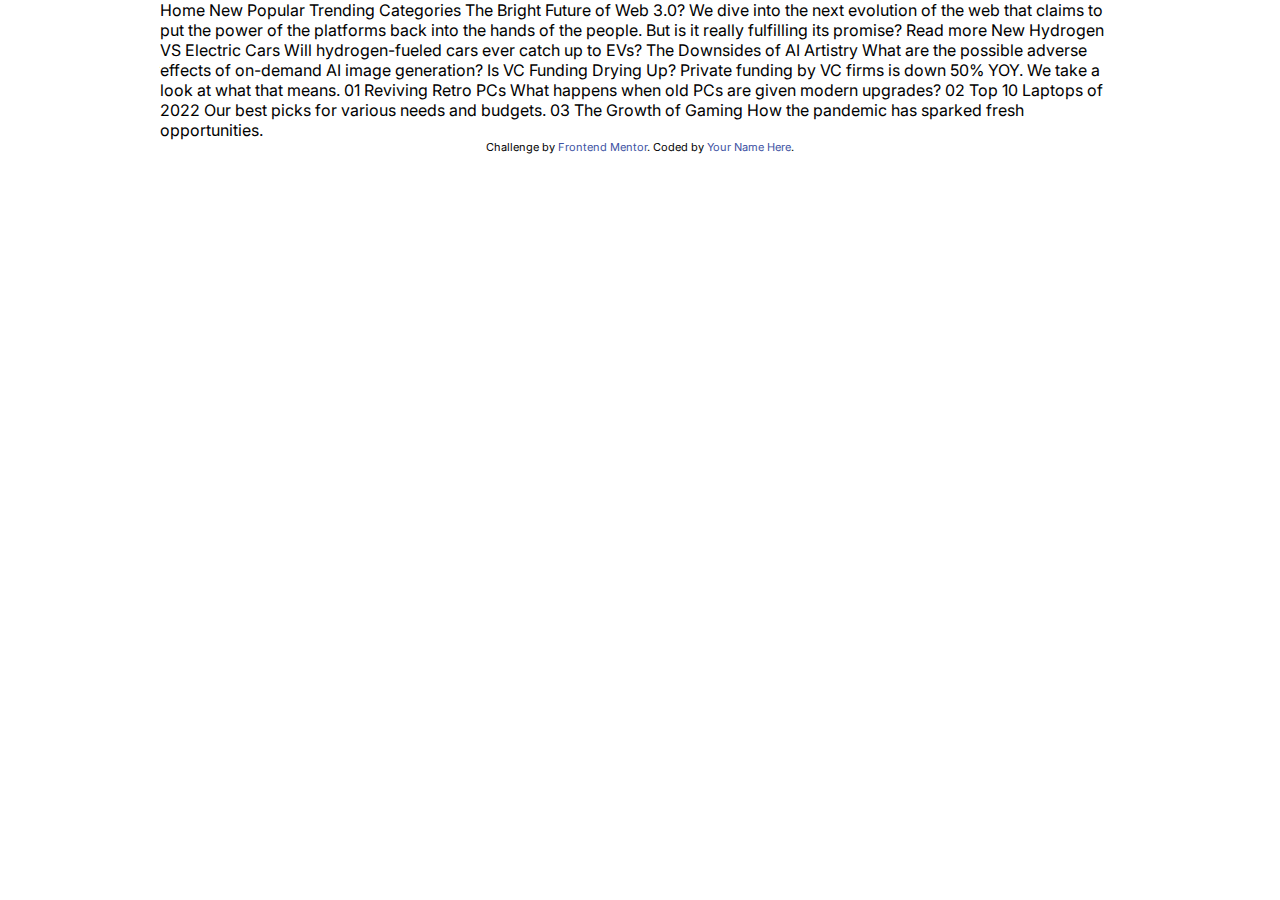
<file: index.html>
<!DOCTYPE html>
<html lang="en">
<head>
  <meta charset="UTF-8">
  <meta name="viewport" content="width=device-width, initial-scale=1.0"> <!-- displays site properly based on user's device -->

  <link rel="icon" type="image/png" sizes="32x32" href="./images/favicon-32x32.png">
  
  <title>Frontend Mentor | News homepage</title>

  <!-- Feel free to remove these styles or customise in your own stylesheet 👍 -->
  <style>
    .attribution { font-size: 11px; text-align: center; }
    .attribution a { color: hsl(228, 45%, 44%); }
  </style>

  <link rel="stylesheet" href="./classworknov5.css">
</head>
<body>

  Home
  New
  Popular
  Trending
  Categories

  The Bright Future of Web 3.0?

  We dive into the next evolution of the web that claims to put the power of the platforms back into the hands of the people. 
  But is it really fulfilling its promise?

  Read more

  New 

  Hydrogen VS Electric Cars
  Will hydrogen-fueled cars ever catch up to EVs?

  The Downsides of AI Artistry
  What are the possible adverse effects of on-demand AI image generation?

  Is VC Funding Drying Up?
  Private funding by VC firms is down 50% YOY. We take a look at what that means.

  01
  Reviving Retro PCs
  What happens when old PCs are given modern upgrades?

  02
  Top 10 Laptops of 2022
  Our best picks for various needs and budgets.

  03
  The Growth of Gaming
  How the pandemic has sparked fresh opportunities.
  
  <div class="attribution">
    Challenge by <a href="https://www.frontendmentor.io?ref=challenge" target="_blank">Frontend Mentor</a>. 
    Coded by <a href="#">Your Name Here</a>.
  </div>
</body>
</html>
</file>
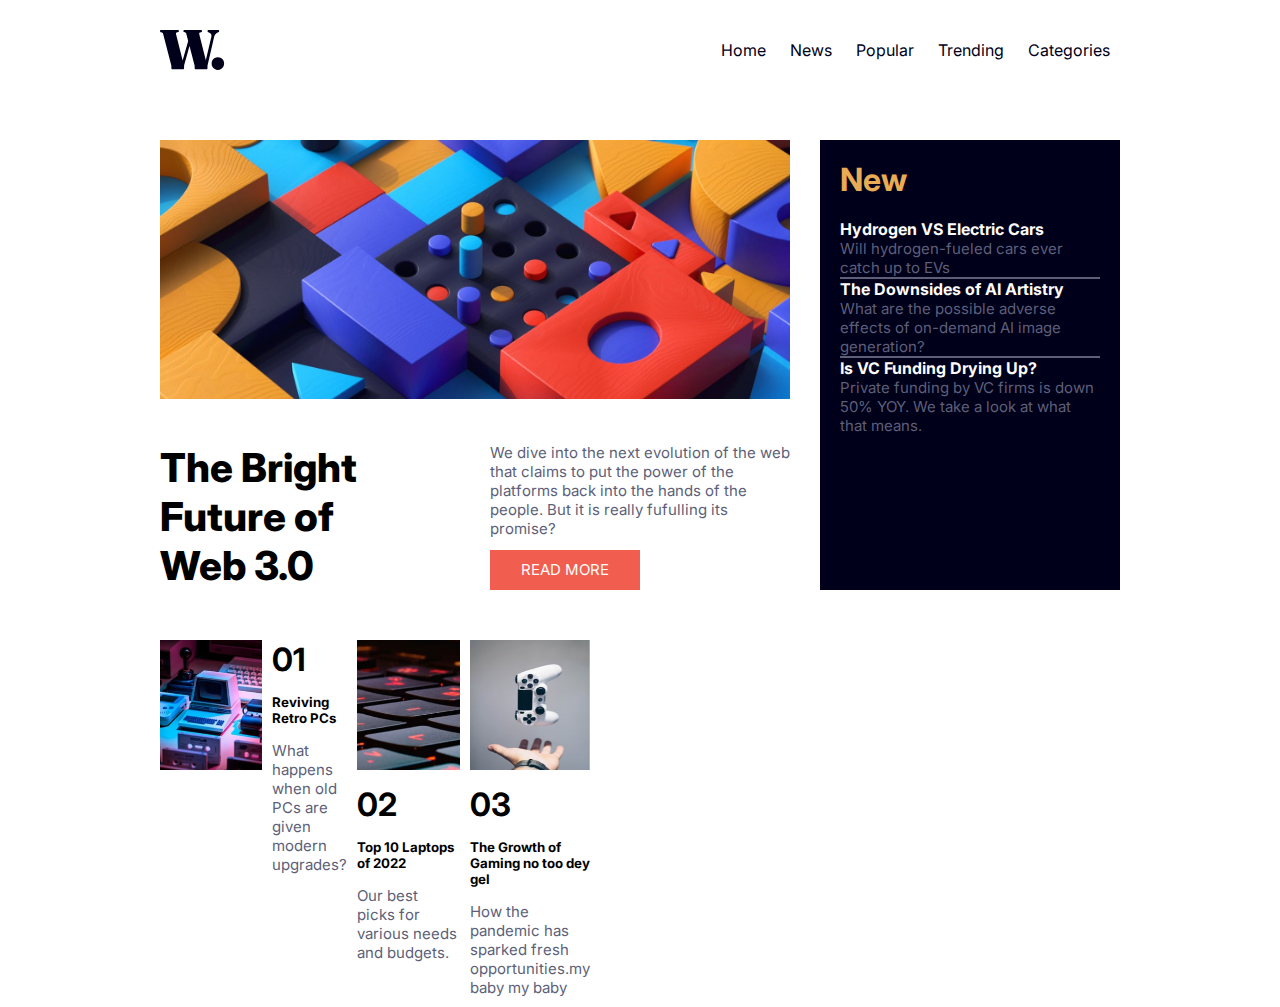
<file: nov5index.html>
<!DOCTYPE html>
<html lang="en">
<head>
    <meta charset="UTF-8">
    <meta http-equiv="X-UA-Compatible" content="IE=edge">
    <meta name="viewport" content="width=device-width, initial-scale=1.0"> <!--display site properly based on user's device-->
    <link rel="icon" type="image/png" sizes="32x32" href="./images/favicon-32x32.png">
    <title>frontend Mentor  | News homepage</title>
   <style>
     .attribution { font-size: 11px; text-align: center;}
     .attribution { color: blue;}
     </style>

<link rel="stylesheet" href="./classworknov5.css"/>
</head>
<body>
    <nav>
        <img src="./assets/images/logo.svg" alt="logo"/>
        <div class="links">
            <a href="#/">Home</a>
            <a href="#/">News</a>
            <a href="#/">Popular</a>
            <a href="#/">Trending</a>
            <a href="#/">Categories</a>
        </div>
    </nav>
    <section>
        <div class="hero-content">
            <div class="picture-container">
                <img src="./assets/images/image-web-3-desktop.jpg"/>
                <div class="text-info">
                    <h1>The Bright<br>Future of<br>Web 3.0</h1>
                    <div>
                        <p>We dive into the next evolution of the web that claims to put the power of the platforms back
                            into the
                            hands of the
                            people.
                            But it is really fufulling its promise?</p>
                        <button>Read More</button>
                    </div>
                </div>       
            </div>
            <div class="text-box">
                <h1>New</h1>
                <div>
                    <h4>Hydrogen VS Electric Cars</h4>
                    <p>Will hydrogen-fueled cars ever catch up to EVs</p>
                </div>
                <hr>
                <div>
                    <h4>The Downsides of AI Artistry</h4>
                    <p>What are the possible adverse effects of on-demand AI image generation?</p> 
                </div>
                <hr>
                <div>
                    <h4>Is VC Funding Drying Up?</h4>
                    <p>Private funding by VC firms is down 50% YOY. We take a look at what that means.</p>
                </div>
            </div>
        </div>
    </section>
    <div class="card-container">
        <div class="inner-card">
            <img src="./assets/images/image-retro-pcs.jpg" alt="retropc"/>
            <div>
                <h1>01</h1>
                <h5> Reviving Retro PCs</h5>
                <p>What happens when old PCs are given modern upgrades?</p>
            </div>
            <div class="inner-card">
                <img src="./assets/images/image-top-laptops.jpg"/>
                <h1>02</h1>
                <h5>Top 10 Laptops of 2022</h5>
                <p>Our best picks for various needs and budgets.</p> 
            </div>
            <div class="inner-card">
                <img src="./assets/images/image-gaming-growth.jpg"/>
                <h1>03</h1>
                <h5>The Growth of Gaming no too dey gel</h5>
                <p>How the pandemic has sparked fresh opportunities.my baby my baby</p> 
            </div>
        </div>
    </div>
</body>
</html>
</file>
<file: classworknov5.css>
@import url('https://fonts.googleapis.com/css2?family=Inter:wght@400;700;800&family=Titillium+Web:ital,wght@1,200&display=swap');

* {
    font-family: 'Inter', sans-serif;
    margin: 0;
    padding: 0;
    box-sizing: border-box;
    text-decoration: none;
}

:root {
    --Soft-orange: hsl(35, 77%, 62%);
    --Soft-red: hsl(5, 85%, 63%);
    --Off-white: hsl(36, 100%, 99%);
    --Grayish-blue: hsl(233, 8%, 79%);
    --Dark-grayish-blue: hsl(236, 13%, 42%);
    --Very-dark-blue: hsl(240, 100%, 5%);
}

body {
    max-width: 960px;
    margin: 0 auto;
}

p {
    font-size: 15px;
    color: var(--Dark-grayish-blue);
}

nav {
    display: flex;
    align-items: center;
    justify-content: space-between;
    height: 100px;
}

.links a {
    margin: 0 10px;
    text-decoration: none;
    color: var(--Very-dark-blue)
}

.hero-content {
    display: flex;
    justify-content: space-between;
    margin-top: 40px;
}

.picture-container {
    width: 630px;
}

.picture-container img {
width: 100%;
height: auto;
}

.text-info {
    display: flex;
    justify-content: space-between;
    margin-top: 40px;
}

.text-info h1 {
    font-size: 40px;
    font-weight: 800;
}
.text-info div {
    display: flex;
    flex-direction: column;
    justify-content: space-between;
    width: 300px;
}

.text-info div button {
    width: 150px;
    height: 40px;
    font-size: 15px;
    background-color: var(--Soft-red);
    border: none;
    color: var(--Off-white);
    text-transform: uppercase;
}
.text-box {
    width: 300px;
    padding: 20px;
    background-color: var(--Very-dark-blue);
}

.text-box h1 {
    color: var(--Soft-orange);
    margin-bottom: 20px;
}

.text-b0x div {
    display: flex;
    flex-direction: column;
    gap: 10px;
    padding: 20px 0;
}

.text-box div h4 {
    color: var(--Off-white);
}

hr {
    color: var(--Dark-grayish-blue);
    border: 0.2px solid;
}

.card-container {
    display: flex;
    margin-top: 40px;
    justify-content: space-between;
    padding: 10px 0;
}

.inner-card {
    width: 300px;
    display: flex;
    gap: 10px;
}

.inner-card img {
    height: 130px;
}

.inner-card div {
    display: flex;
    flex-direction: column;
    gap: 15px;
}
</file>
